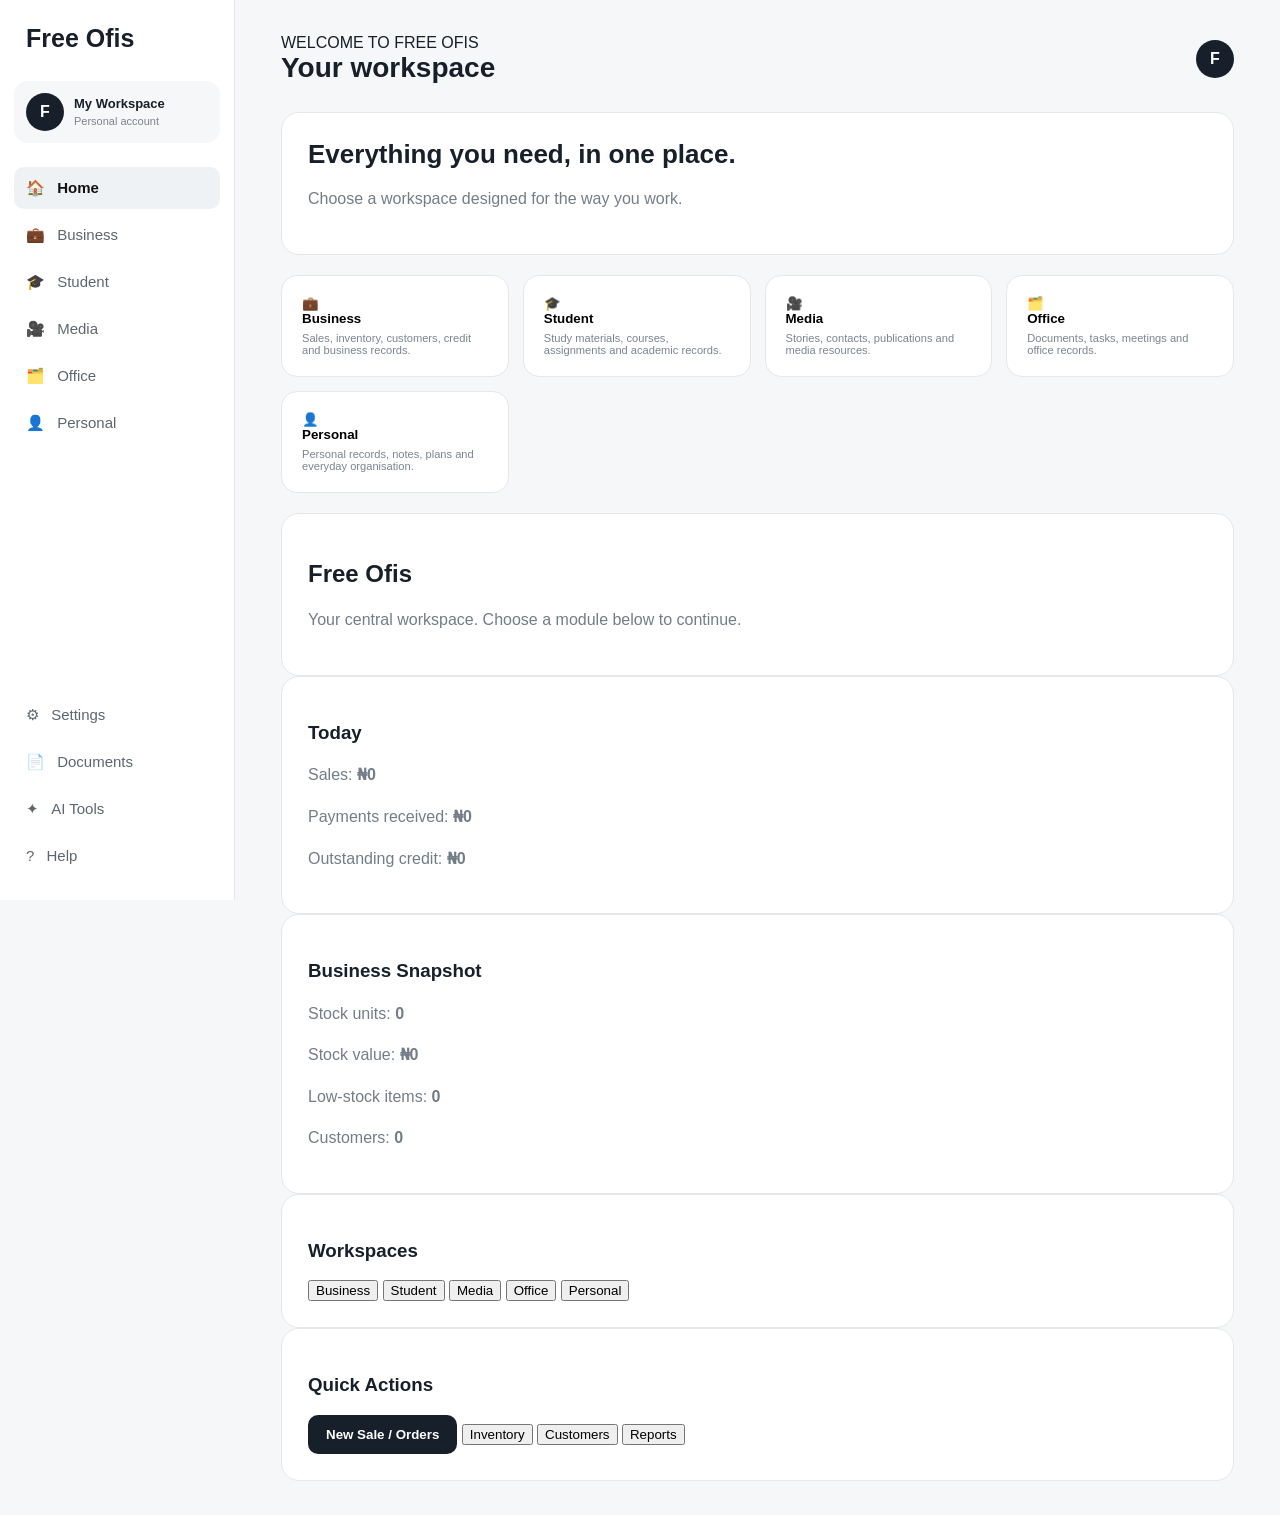
<file: index.html>
<!doctype html>
<html lang="en">
<head>
  <meta charset="utf-8">
  <meta name="viewport" content="width=device-width,initial-scale=1">
  <title>Free Ofis - Workspace</title>
  <link rel="stylesheet" href="styles.css">
</head>

<body>

<aside class="sidebar">

  <div class="brand">Free Ofis</div>

  <div class="profile">
    <div class="avatar">F</div>
    <div>
      <b>My Workspace</b>
      <small>Personal account</small>
    </div>
  </div>

  <nav>

    <button class="nav active" data-section="home">
      🏠 <span>Home</span>
    </button>

    <button class="nav" data-section="business">
      💼 <span>Business</span>
    </button>

    <button class="nav" data-section="student">
      🎓 <span>Student</span>
    </button>

    <button class="nav" data-section="media">
      🎥 <span>Media</span>
    </button>

    <button class="nav" data-section="office">
      🗂️ <span>Office</span>
    </button>

    <button class="nav" data-section="personal">
      👤 <span>Personal</span>
    </button>

  </nav>

  <div class="bottom">

    <button class="nav" data-section="settings">
      ⚙ <span>Settings</span>
    </button>

    <button class="nav" data-section="documents">
      📄 <span>Documents</span>
    </button>

    <button class="nav" data-section="tools">
      ✦ <span>AI Tools</span>
    </button>

    <button class="nav" data-section="help">
      ? <span>Help</span>
    </button>

  </div>

</aside>


<main>

  <header class="topbar">
    <div>
      <div>WELCOME TO FREE OFIS</div>
      <h1 id="title">Your workspace</h1>
    </div>

    <div class="user">F</div>
  </header>


  <section id="home" class="section show">

    <div class="hero">

      <div>
        <h2>Everything you need, in one place.</h2>

        <p>
          Choose a workspace designed for the way you work.
        </p>
      </div>

    </div>


    <div class="quick">

      <button class="card" data-section="business">
        💼
        <b>Business</b>
        <small>
          Sales, inventory, customers, credit and business records.
        </small>
      </button>

      <button class="card" data-section="student">
        🎓
        <b>Student</b>
        <small>
          Study materials, courses, assignments and academic records.
        </small>
      </button>

      <button class="card" data-section="media">
        🎥
        <b>Media</b>
        <small>
          Stories, contacts, publications and media resources.
        </small>
      </button>

      <button class="card" data-section="office">
        🗂️
        <b>Office</b>
        <small>
          Documents, tasks, meetings and office records.
        </small>
      </button>

      <button class="card" data-section="personal">
        👤
        <b>Personal</b>
        <small>
          Personal records, notes, plans and everyday organisation.
        </small>
      </button>

    </div>

  </section>


  <section id="business" class="section">

    <div class="heading">
      <h2>Business</h2>

      <p>
        Manage your business from one workspace.
      </p>
    </div>

  </section>


  <section id="student" class="section">

    <div class="heading">
      <h2>Student</h2>

      <p>
        Tools for studying, organising academic work and managing school records.
      </p>
    </div>

    <div class="quick">

      <button class="card">
        📚
        <b>Courses</b>
        <small>Organise courses and subjects.</small>
      </button>

      <button class="card">
        📝
        <b>Assignments</b>
        <small>Track assignments and deadlines.</small>
      </button>

      <button class="card">
        📖
        <b>Notes</b>
        <small>Store and organise study notes.</small>
      </button>

      <button class="card">
        🗓️
        <b>Timetable</b>
        <small>Manage classes and academic schedules.</small>
      </button>

    </div>

  </section>


  <section id="media" class="section">

    <div class="heading">
      <h2>Media</h2>

      <p>
        A workspace for journalists, bloggers, publishers and media professionals.
      </p>
    </div>

    <div class="quick">

      <button class="card">
        📰
        <b>Stories</b>
        <small>Organise stories and articles.</small>
      </button>

      <button class="card">
        👥
        <b>Contacts</b>
        <small>Manage sources, contacts and contributors.</small>
      </button>

      <button class="card">
        🎥
        <b>Media Assets</b>
        <small>Organise photos, videos and other media.</small>
      </button>

      <button class="card">
        📋
        <b>Publications</b>
        <small>Track published and pending materials.</small>
      </button>

    </div>

  </section>


  <section id="office" class="section">

    <div class="heading">
      <h2>Office</h2>

      <p>
        Organise everyday office work without unnecessary complexity.
      </p>
    </div>

    <div class="quick">

      <button class="card">
        📄
        <b>Documents</b>
        <small>Create and organise office documents.</small>
      </button>

      <button class="card">
        ✅
        <b>Tasks</b>
        <small>Track work that needs to be completed.</small>
      </button>

      <button class="card">
        🗓️
        <b>Meetings</b>
        <small>Keep track of meetings and schedules.</small>
      </button>

      <button class="card">
        📋
        <b>Records</b>
        <small>Maintain important office records.</small>
      </button>

    </div>

  </section>


  <section id="personal" class="section">

    <div class="heading">
      <h2>Personal</h2>

      <p>
        Organise your personal information, plans and everyday records.
      </p>
    </div>

    <div class="quick">

      <button class="card">
        📝
        <b>Notes</b>
        <small>Keep personal notes and ideas.</small>
      </button>

      <button class="card">
        📋
        <b>Records</b>
        <small>Keep useful personal records.</small>
      </button>

      <button class="card">
        🗓️
        <b>Plans</b>
        <small>Organise plans and important dates.</small>
      </button>

    </div>

  </section>


  <section id="records" class="section">
    <div class="heading">
      <h2>Records</h2>
      <p>Business records, sales, expenses and other transactions.</p>
    </div>
  </section>


  <section id="inventory" class="section">

    <div class="heading">
      <h2>Inventory</h2>
      <p>Keep track of products and supplies.</p>
    </div>

  </section>


  <section id="documents" class="section">

    <div class="heading">
      <h2>Documents</h2>
      <p>Create, store and organise your documents.</p>
    </div>

  </section>


  <section id="tools" class="section">

    <div class="heading">
      <h2>AI Tools</h2>
      <p>Tools designed to simplify everyday work.</p>
    </div>

  </section>


  <section id="settings" class="section">

    <div class="heading">
      <h2>Settings</h2>
      <p>Manage your Free Ofis workspace.</p>
    </div>

  </section>


  <section id="help" class="section">

    <div class="heading">
      <h2>Help</h2>
      <p>Get help using Free Ofis.</p>
    </div>

  </section>


</main>

<script src="v3-snapshot-export.js"></script>
<script src="app.js"></script>

</body>
</html>
</file>
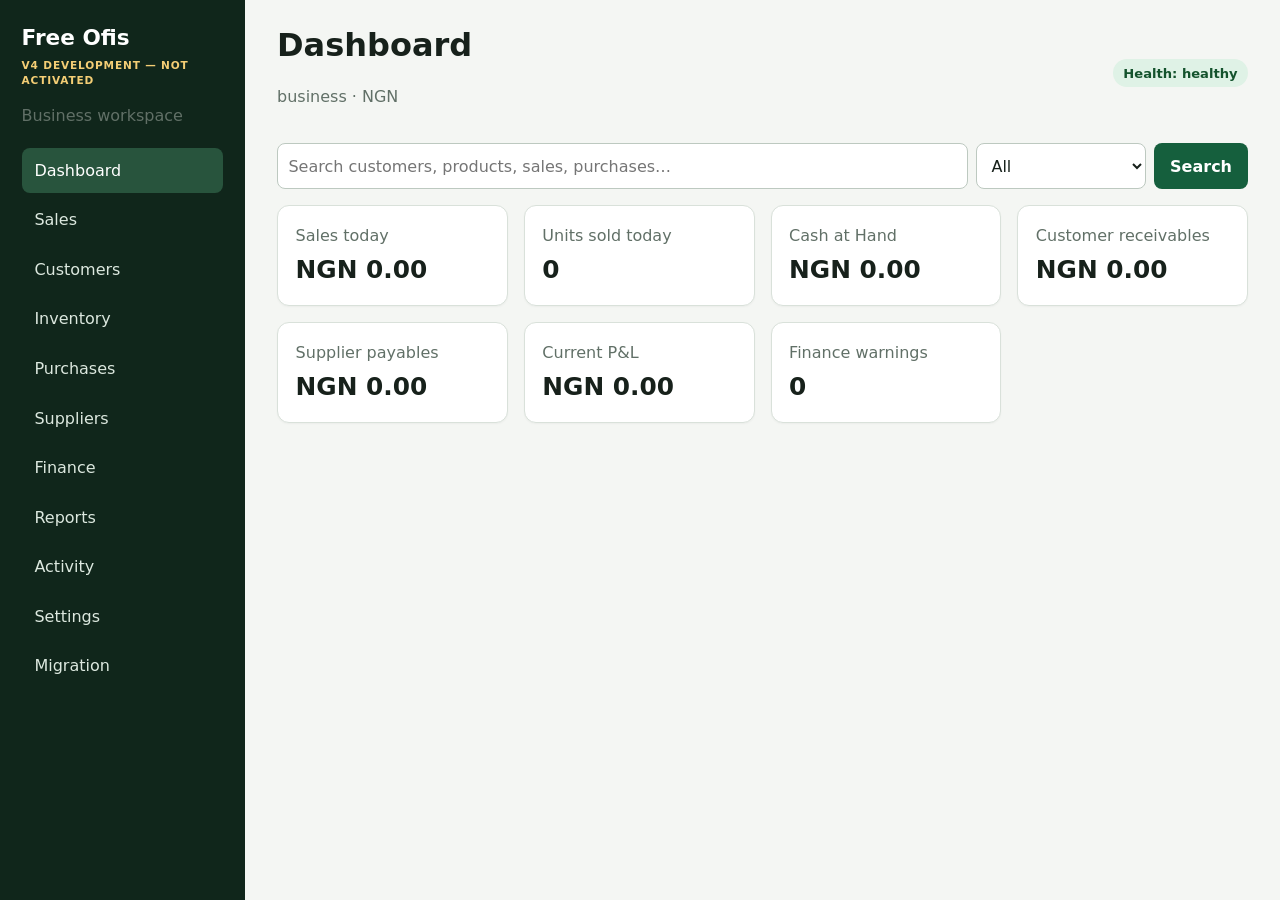
<file: v4/app/index.html>
<!doctype html><html lang="en"><head><meta charset="utf-8"><meta name="viewport" content="width=device-width,initial-scale=1"><title>Free Ofis V4 Development</title><link rel="stylesheet" href="./styles.css"></head><body><div id="app"><p>Loading Free Ofis V4 Development…</p></div><script type="module" src="./main.mjs"></script></body></html>
</file>
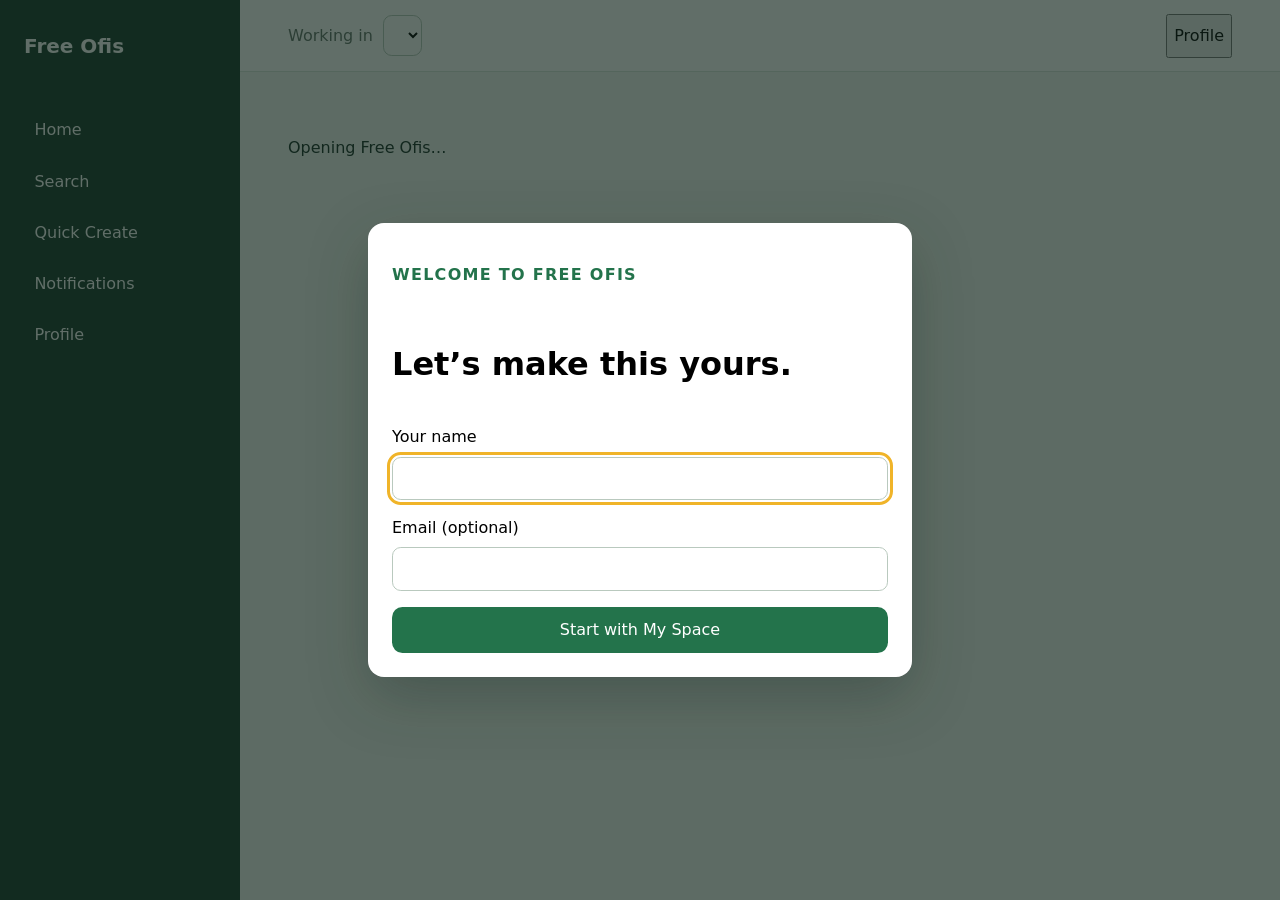
<file: v5/app/index.html>
<!doctype html><html lang="en"><head><meta charset="utf-8"><meta name="viewport" content="width=device-width,initial-scale=1"><meta name="theme-color" content="#173c2c"><title>Free Ofis</title><link rel="stylesheet" href="./styles.css"></head><body><a class="skip" href="#content">Skip to content</a><div class="app-shell"><aside class="rail" aria-label="Primary"><a class="brand" href="#home">Free Ofis</a><nav><a href="#home">Home</a><button data-open="search">Search</button><button data-open="create">Quick Create</button><button data-open="notifications">Notifications <span id="unread"></span></button><button data-open="profile">Profile</button></nav></aside><header class="topbar"><a class="brand" href="#home">Free Ofis</a><label>Working in <select id="context" aria-label="Current account or organisation"></select></label><button data-open="profile">Profile</button></header><main id="content" tabindex="-1"><p role="status" id="status">Opening Free Ofis…</p></main><nav class="bottom-nav" aria-label="Mobile navigation"><a href="#home">Home</a><button data-open="search">Search</button><button class="create" data-open="create" aria-label="Quick Create">+</button><button data-open="notifications">Alerts</button><button data-open="profile">Profile</button></nav></div><dialog id="panel"><button class="dialog-close" aria-label="Close">×</button><div id="panel-content"></div></dialog><dialog id="welcome"><form method="dialog" id="welcome-form"><p class="eyebrow">Welcome to Free Ofis</p><h1>Let’s make this yours.</h1><label>Your name<input name="displayName" required autocomplete="name"></label><label>Email (optional)<input name="email" type="email" autocomplete="email"></label><button class="primary" value="start">Start with My Space</button></form></dialog><script type="module" src="./main.mjs"></script></body></html>
</file>
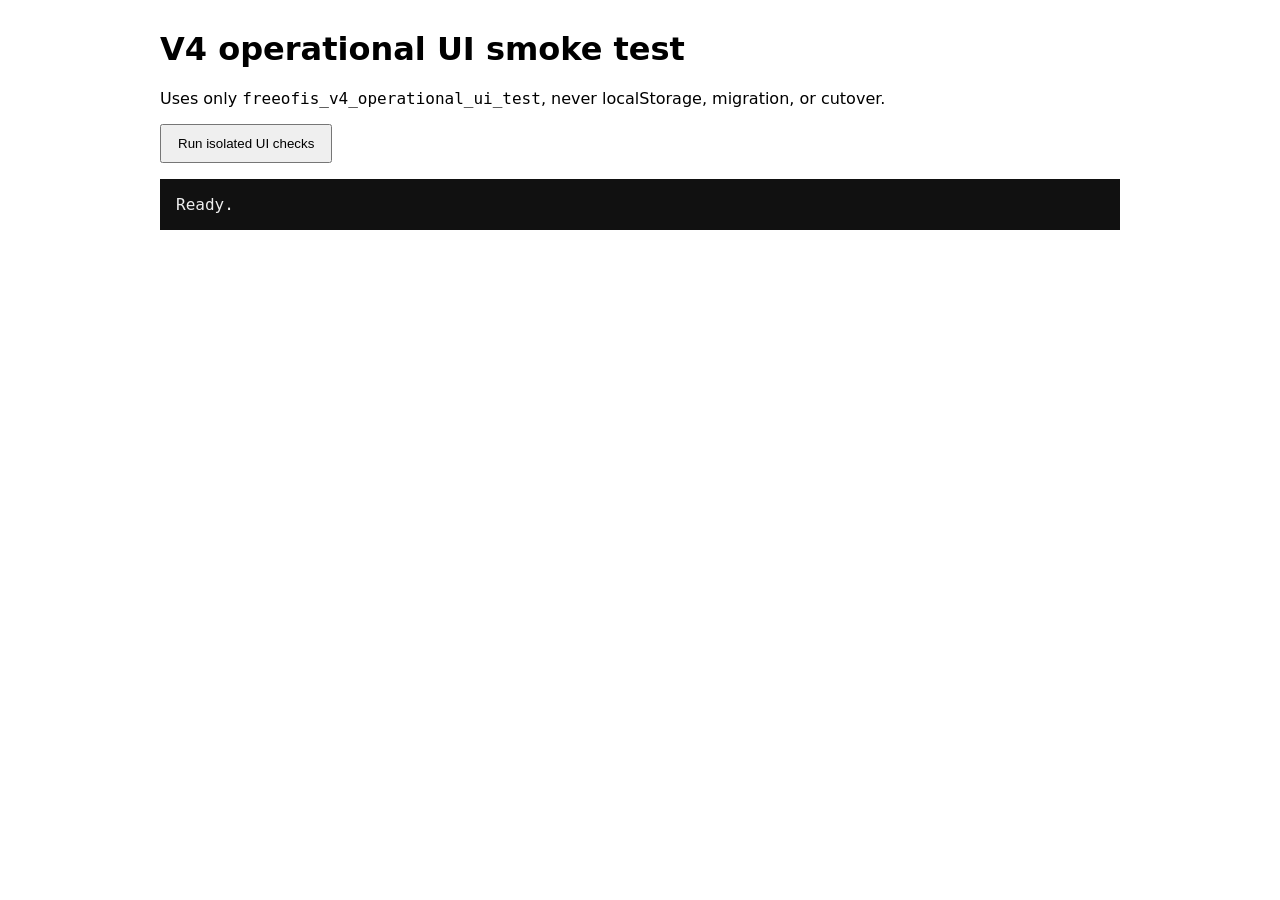
<file: tests/browser/v4-operational-ui-smoke.html>
<!doctype html><html lang="en"><head><meta charset="utf-8"><meta name="viewport" content="width=device-width"><title>Free Ofis V4 Operational UI Smoke Test</title><style>body{font:16px system-ui;max-width:960px;margin:30px auto;padding:0 20px}button{padding:10px 16px}iframe{width:100%;height:540px;border:1px solid #bbb;margin-top:16px}pre{white-space:pre-wrap;background:#111;color:#eee;padding:16px}</style></head><body><h1>V4 operational UI smoke test</h1><p>Uses only <code>freeofis_v4_operational_ui_test</code>, never localStorage, migration, or cutover.</p><button id="run">Run isolated UI checks</button><pre id="output">Ready.</pre><div id="frame"></div><script type="module" src="./v4-operational-ui-smoke.mjs"></script></body></html>
</file>
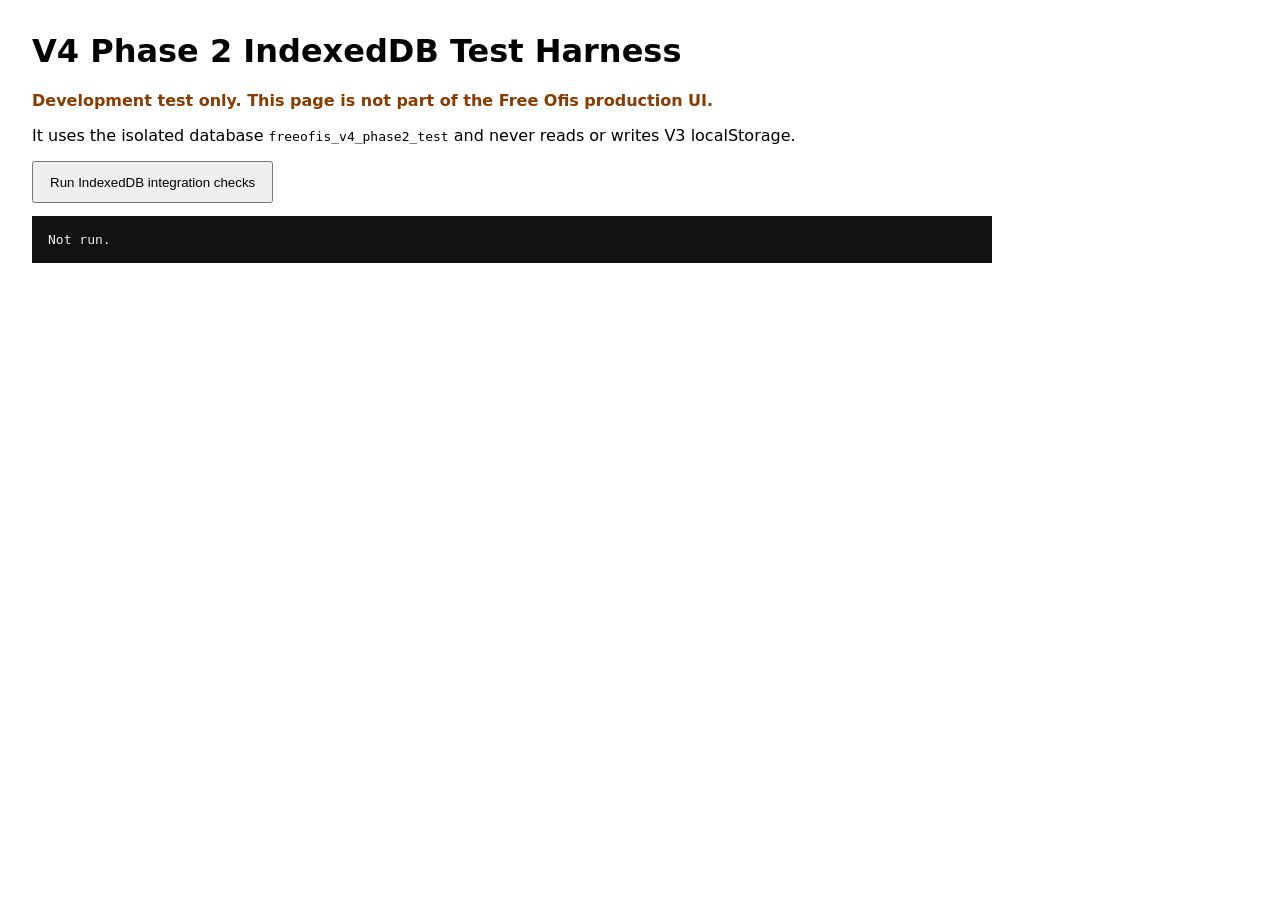
<file: tests/browser/v4-phase2-indexeddb.html>
<!doctype html>
<html lang="en">
<head>
  <meta charset="utf-8">
  <meta name="viewport" content="width=device-width, initial-scale=1">
  <title>Free Ofis V4 Phase 2 IndexedDB Test Harness</title>
  <style>
    body { font-family: system-ui, sans-serif; margin: 2rem; max-width: 60rem; }
    button { padding: .7rem 1rem; }
    pre { background: #111; color: #eee; padding: 1rem; white-space: pre-wrap; }
    .warning { color: #8a3b00; font-weight: 700; }
  </style>
</head>
<body>
  <h1>V4 Phase 2 IndexedDB Test Harness</h1>
  <p class="warning">Development test only. This page is not part of the Free Ofis production UI.</p>
  <p>It uses the isolated database <code>freeofis_v4_phase2_test</code> and never reads or writes V3 localStorage.</p>
  <button id="run" type="button">Run IndexedDB integration checks</button>
  <pre id="output">Not run.</pre>
  <script type="module" src="./v4-phase2-indexeddb.mjs"></script>
</body>
</html>
</file>
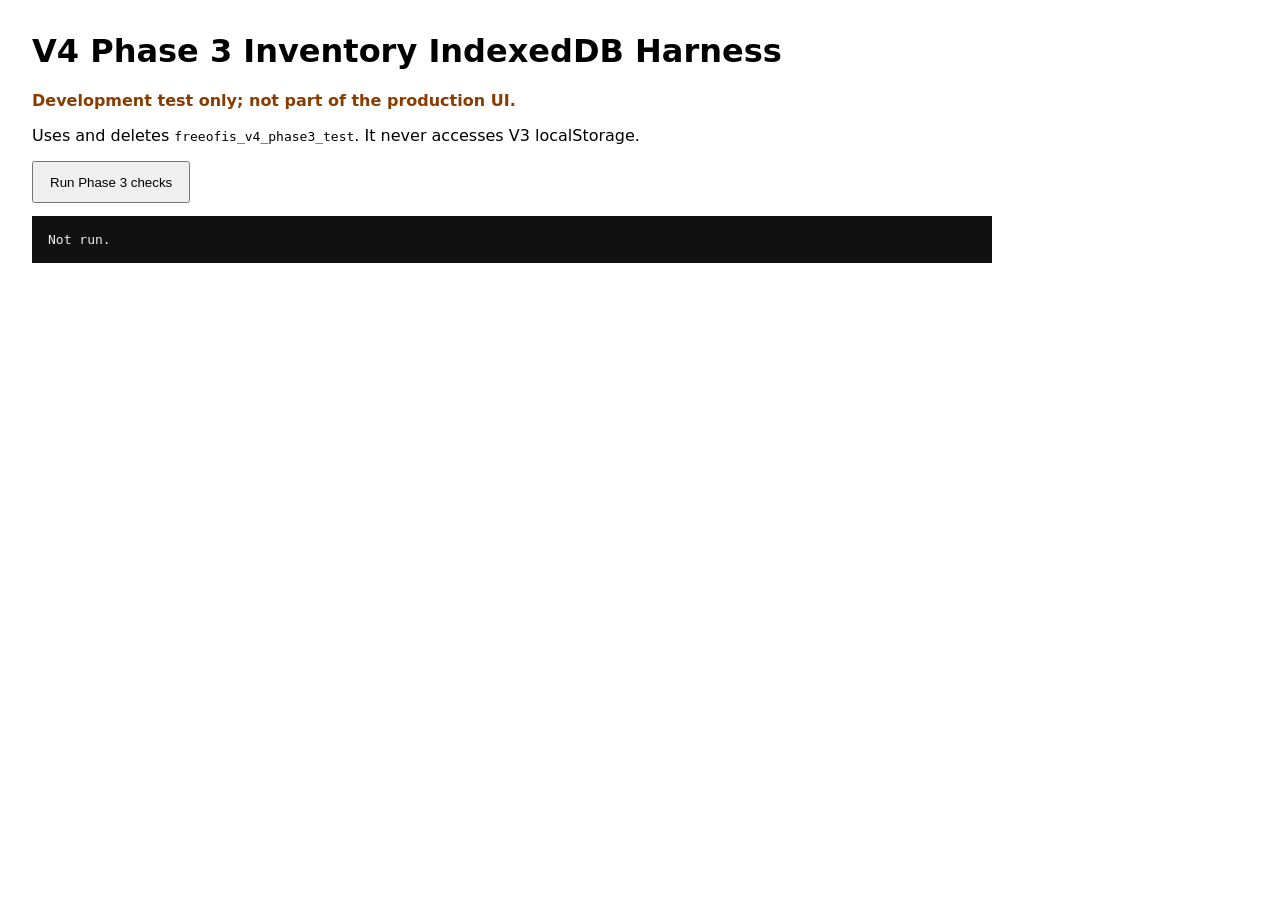
<file: tests/browser/v4-phase3-indexeddb.html>
<!doctype html><html lang="en"><head><meta charset="utf-8"><meta name="viewport" content="width=device-width,initial-scale=1"><title>Free Ofis V4 Phase 3 Inventory Harness</title><style>body{font-family:system-ui;margin:2rem;max-width:60rem}button{padding:.7rem 1rem}pre{background:#111;color:#eee;padding:1rem;white-space:pre-wrap}.warning{color:#8a3b00;font-weight:700}</style></head><body>
<h1>V4 Phase 3 Inventory IndexedDB Harness</h1><p class="warning">Development test only; not part of the production UI.</p><p>Uses and deletes <code>freeofis_v4_phase3_test</code>. It never accesses V3 localStorage.</p><button id="run" type="button">Run Phase 3 checks</button><pre id="output">Not run.</pre><script type="module" src="./v4-phase3-indexeddb.mjs"></script></body></html>
</file>
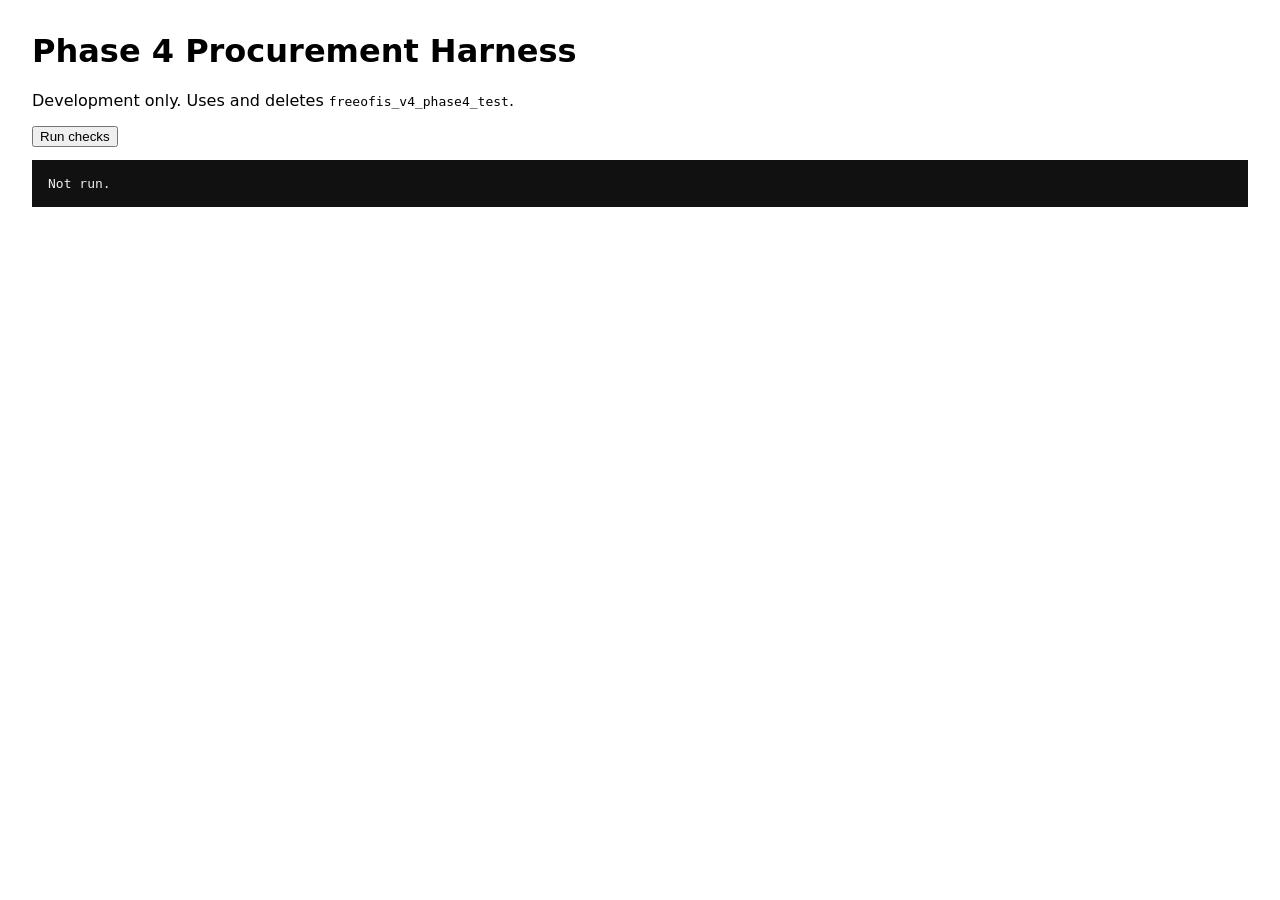
<file: tests/browser/v4-phase4-indexeddb.html>
<!doctype html><html lang="en"><head><meta charset="utf-8"><title>Free Ofis V4 Phase 4 Harness</title><style>body{font-family:system-ui;margin:2rem}pre{background:#111;color:#eee;padding:1rem}</style></head><body><h1>Phase 4 Procurement Harness</h1><p>Development only. Uses and deletes <code>freeofis_v4_phase4_test</code>.</p><button id="run">Run checks</button><pre id="output">Not run.</pre><script type="module" src="./v4-phase4-indexeddb.mjs"></script></body></html>
</file>
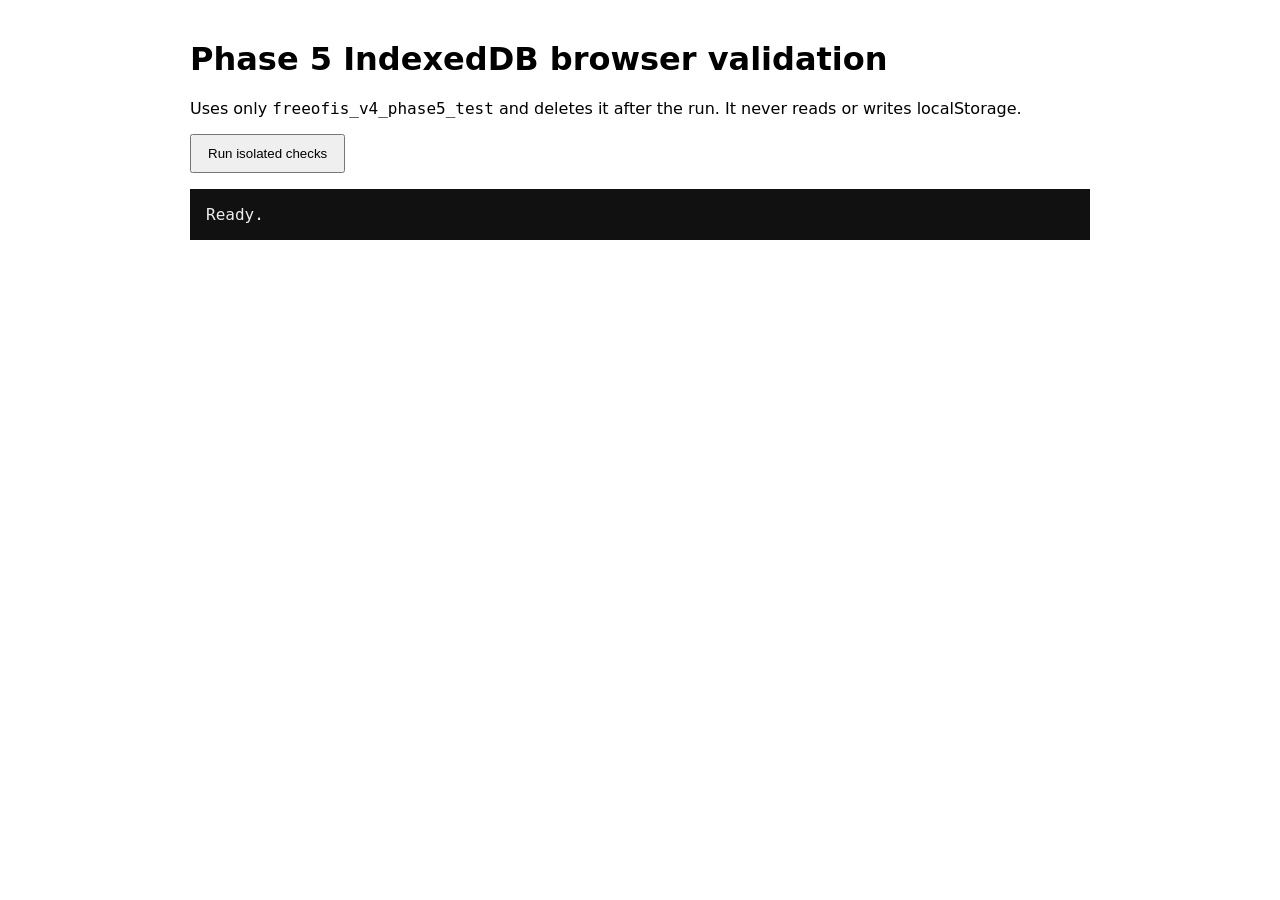
<file: tests/browser/v4-phase5-indexeddb.html>
<!doctype html>
<html lang="en"><head><meta charset="utf-8"><meta name="viewport" content="width=device-width"><title>Free Ofis V4 Phase 5 IndexedDB Test</title><style>body{font:16px system-ui;max-width:900px;margin:40px auto;padding:0 20px}button{padding:10px 16px}pre{white-space:pre-wrap;background:#111;color:#eee;padding:16px}</style></head><body>
<h1>Phase 5 IndexedDB browser validation</h1><p>Uses only <code>freeofis_v4_phase5_test</code> and deletes it after the run. It never reads or writes localStorage.</p><button id="run">Run isolated checks</button><pre id="output">Ready.</pre><script type="module" src="./v4-phase5-indexeddb.mjs"></script>
</body></html>
</file>
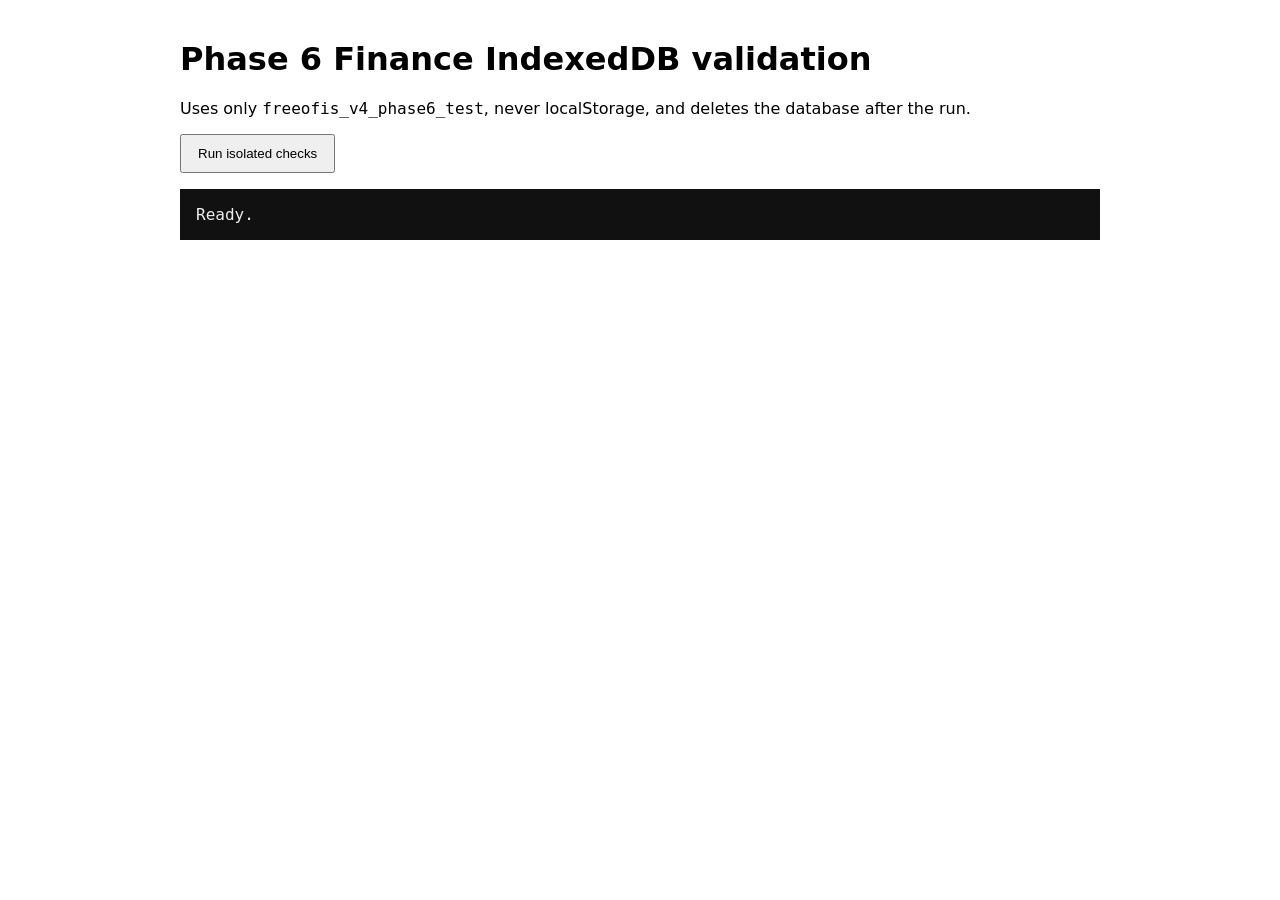
<file: tests/browser/v4-phase6-indexeddb.html>
<!doctype html><html lang="en"><head><meta charset="utf-8"><meta name="viewport" content="width=device-width"><title>Free Ofis V4 Phase 6 IndexedDB Test</title><style>body{font:16px system-ui;max-width:920px;margin:40px auto;padding:0 20px}button{padding:10px 16px}pre{white-space:pre-wrap;background:#111;color:#eee;padding:16px}</style></head><body><h1>Phase 6 Finance IndexedDB validation</h1><p>Uses only <code>freeofis_v4_phase6_test</code>, never localStorage, and deletes the database after the run.</p><button id="run">Run isolated checks</button><pre id="output">Ready.</pre><script type="module" src="./v4-phase6-indexeddb.mjs"></script></body></html>
</file>
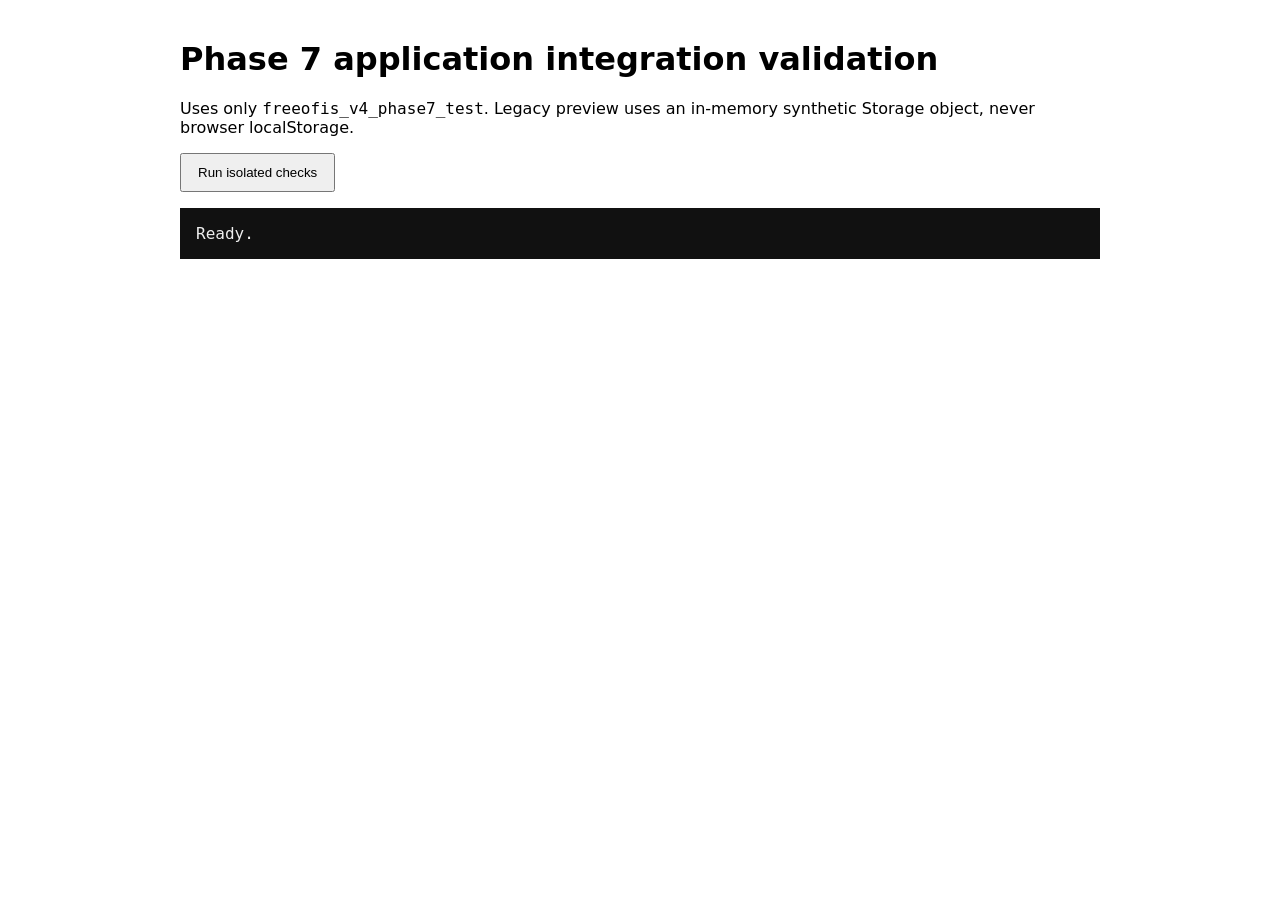
<file: tests/browser/v4-phase7-application.html>
<!doctype html><html lang="en"><head><meta charset="utf-8"><meta name="viewport" content="width=device-width"><title>Free Ofis V4 Phase 7 Application Test</title><style>body{font:16px system-ui;max-width:920px;margin:40px auto;padding:0 20px}button{padding:10px 16px}pre{white-space:pre-wrap;background:#111;color:#eee;padding:16px}</style></head><body><h1>Phase 7 application integration validation</h1><p>Uses only <code>freeofis_v4_phase7_test</code>. Legacy preview uses an in-memory synthetic Storage object, never browser localStorage.</p><button id="run">Run isolated checks</button><pre id="output">Ready.</pre><script type="module" src="./v4-phase7-application.mjs"></script></body></html>
</file>
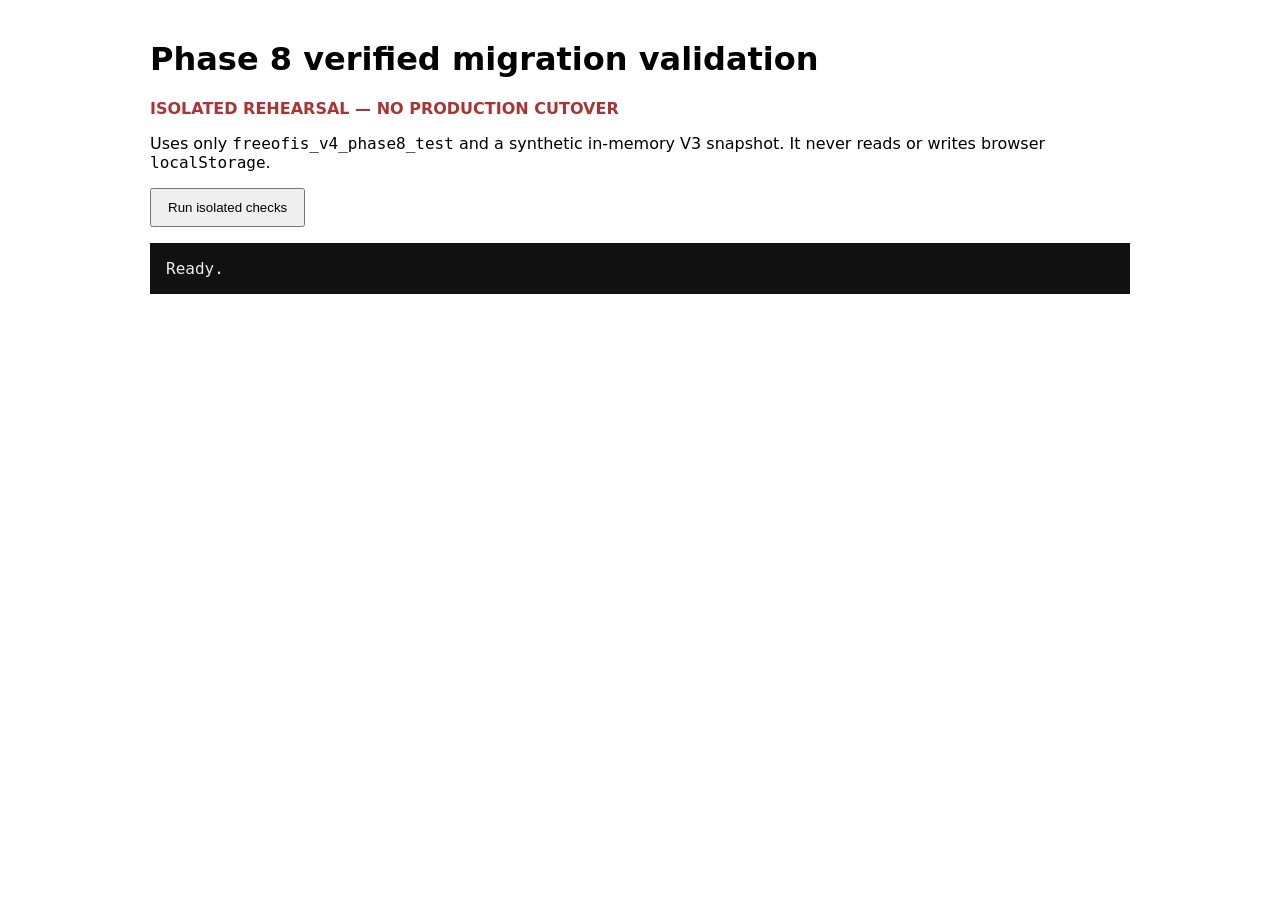
<file: tests/browser/v4-phase8-migration.html>
<!doctype html><html lang="en"><head><meta charset="utf-8"><meta name="viewport" content="width=device-width"><title>Free Ofis V4 Phase 8 Migration Test</title><style>body{font:16px system-ui;max-width:980px;margin:40px auto;padding:0 20px}button{padding:10px 16px}pre{white-space:pre-wrap;background:#111;color:#eee;padding:16px}.warning{color:#a33}</style></head><body><h1>Phase 8 verified migration validation</h1><p class="warning"><strong>ISOLATED REHEARSAL — NO PRODUCTION CUTOVER</strong></p><p>Uses only <code>freeofis_v4_phase8_test</code> and a synthetic in-memory V3 snapshot. It never reads or writes browser <code>localStorage</code>.</p><button id="run">Run isolated checks</button><pre id="output">Ready.</pre><script type="module" src="./v4-phase8-migration.mjs"></script></body></html>
</file>
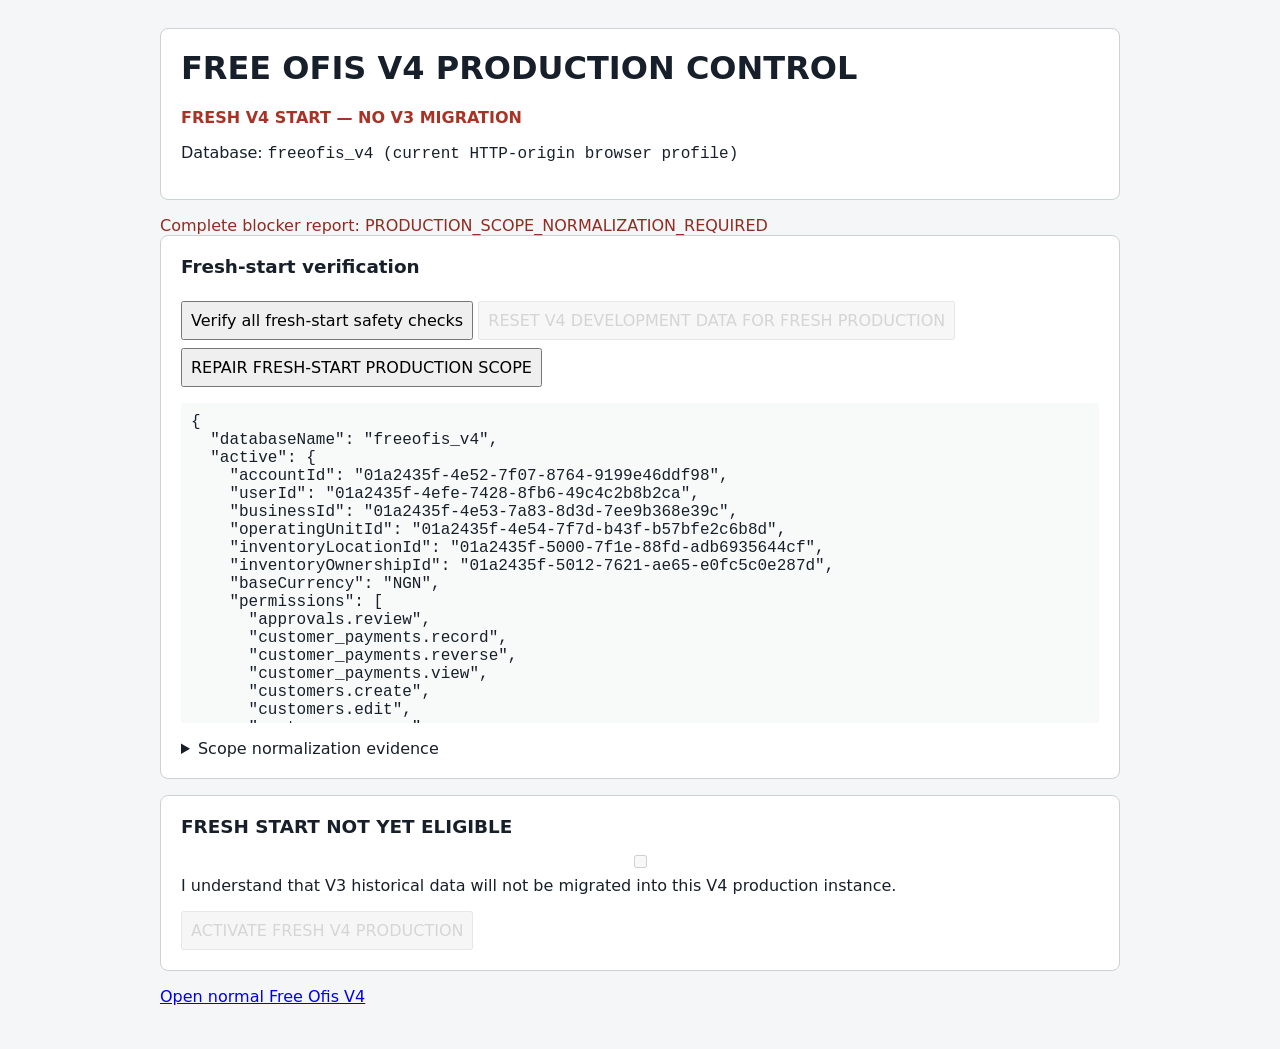
<file: v4/migration/production-cutover.html>
<!doctype html>
<html lang="en">
<head>
  <meta charset="utf-8">
  <meta name="viewport" content="width=device-width">
  <title>Free Ofis V4 Fresh Production Activation</title>
  <link rel="stylesheet" href="./rehearsal.css">
</head>
<body>
<main>
  <header>
    <h1>FREE OFIS V4 PRODUCTION CONTROL</h1>
    <strong>FRESH V4 START — NO V3 MIGRATION</strong>
    <p>Database: <code id="database"></code></p>
  </header>
  <div id="message" role="status"></div>
  <section>
    <h2>Fresh-start verification</h2>
    <button id="fresh-inspect">Verify all fresh-start safety checks</button>
    <button id="fresh-reset" disabled>RESET V4 DEVELOPMENT DATA FOR FRESH PRODUCTION</button>
    <button id="fresh-repair" disabled>REPAIR FRESH-START PRODUCTION SCOPE</button>
    <pre id="fresh-summary"></pre>
    <details><summary>Scope normalization evidence</summary><h3>Before</h3><pre id="scope-before"></pre><h3>After</h3><pre id="scope-after"></pre></details>
  </section>
  <section>
    <h2 id="fresh-result"></h2>
    <label><input id="fresh-understanding" type="checkbox" disabled> I understand that V3 historical data will not be migrated into this V4 production instance.</label>
    <button id="fresh-activate" disabled>ACTIVATE FRESH V4 PRODUCTION</button>
  </section>
  <p><a id="v4-link" href="../app/">Open normal Free Ofis V4</a></p>
</main>
<script type="module" src="./production-cutover-ui.mjs"></script>
</body>
</html>
</file>
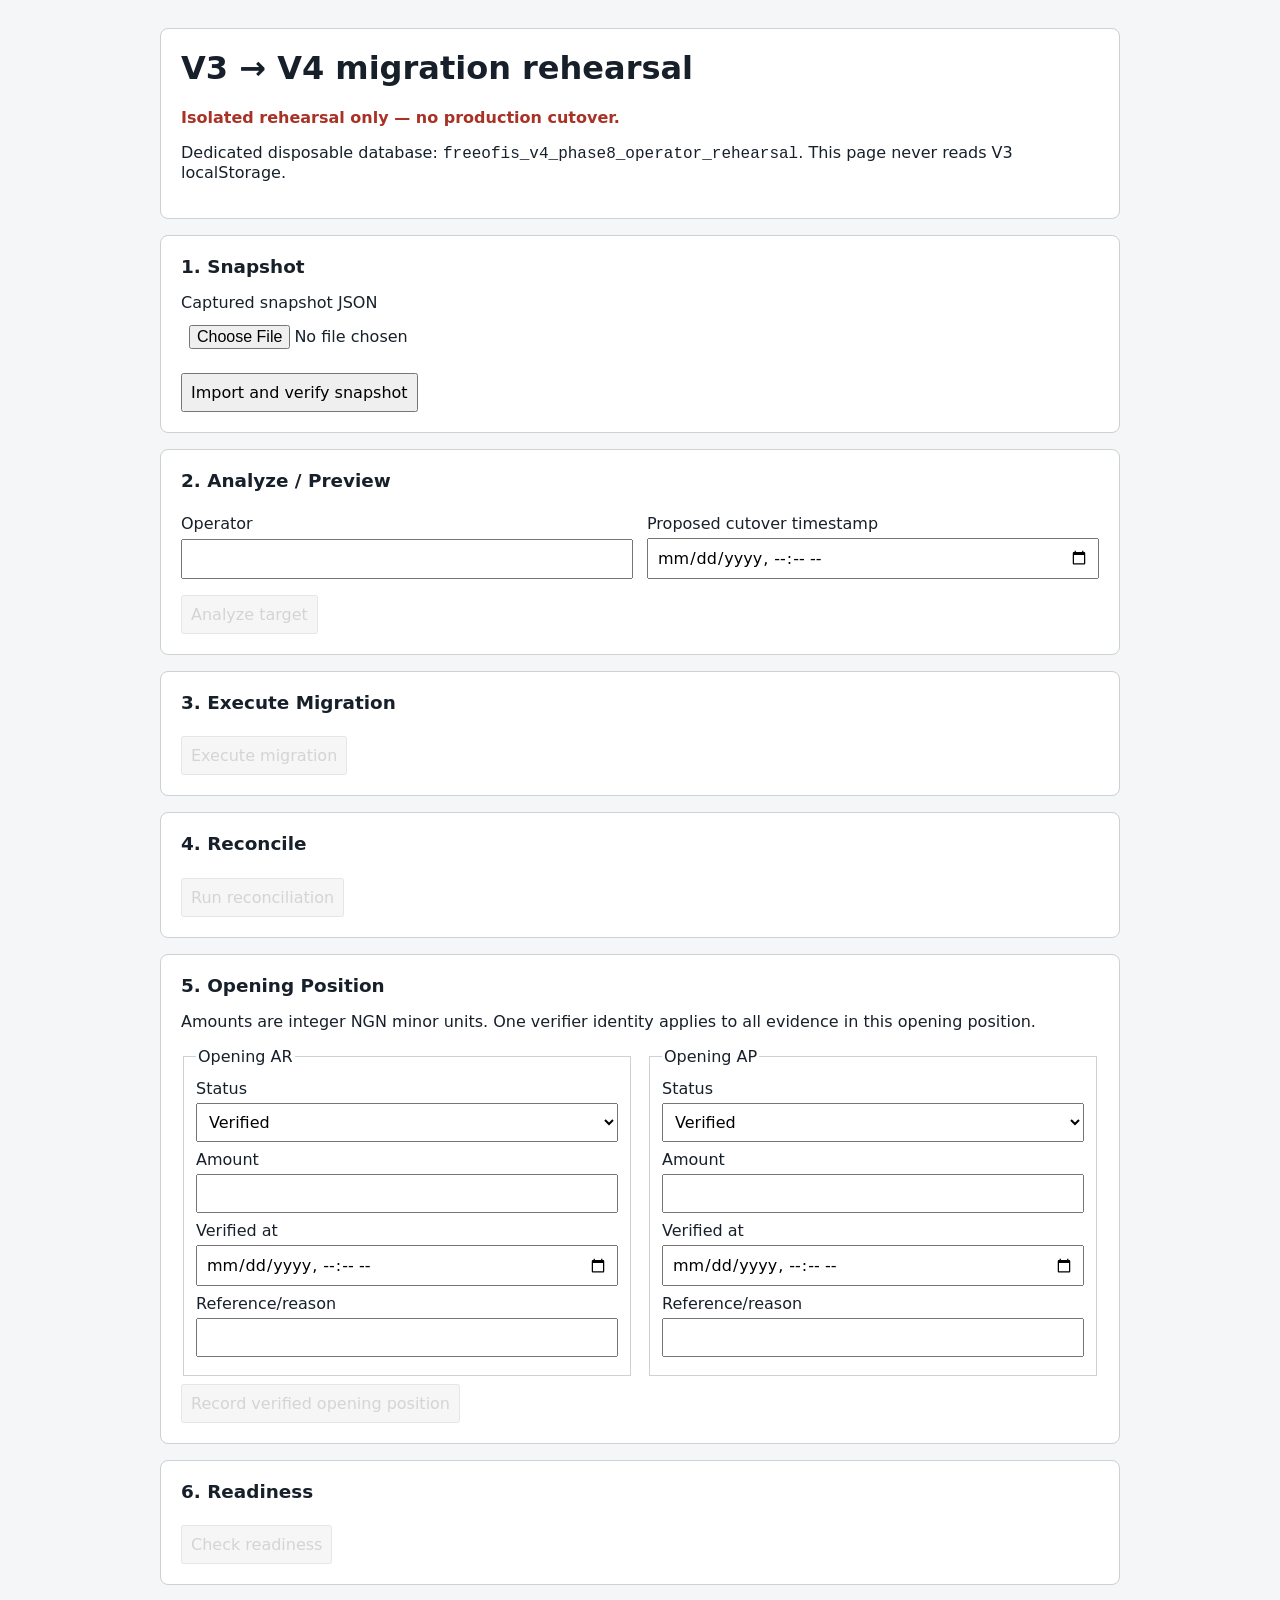
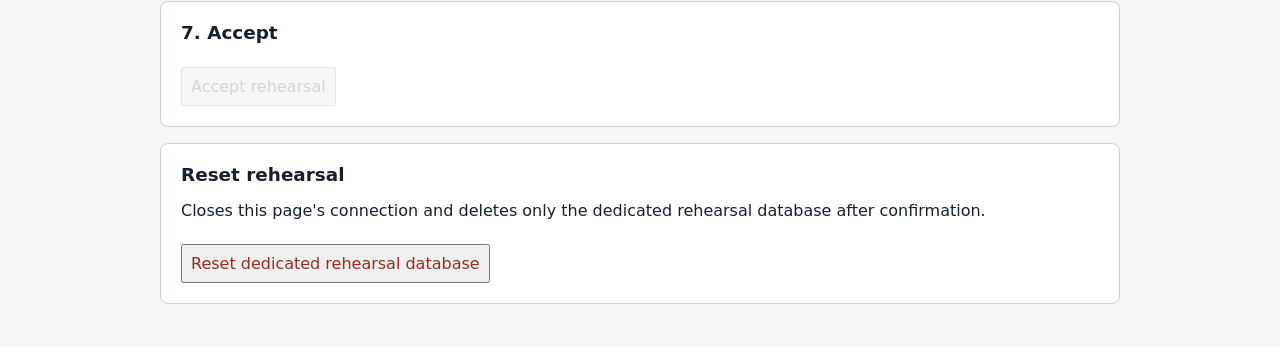
<file: v4/migration/rehearsal.html>
<!doctype html><html lang="en"><head><meta charset="utf-8"><meta name="viewport" content="width=device-width"><title>Free Ofis V4 Isolated Migration Rehearsal</title><link rel="stylesheet" href="./rehearsal.css"></head><body><main><header><h1>V3 → V4 migration rehearsal</h1><strong>Isolated rehearsal only — no production cutover.</strong><p>Dedicated disposable database: <code>freeofis_v4_phase8_operator_rehearsal</code>. This page never reads V3 localStorage.</p></header><div id="message" role="status"></div>
<section><h2>1. Snapshot</h2><label>Captured snapshot JSON <input id="snapshot-file" type="file" accept=".json,application/json"></label><button id="import">Import and verify snapshot</button><div id="snapshot-result"></div></section>
<section><h2>2. Analyze / Preview</h2><div class="grid"><label>Operator <input id="operator" autocomplete="off"></label><label>Proposed cutover timestamp <input id="cutover-at" type="datetime-local"></label></div><button id="analyze" disabled>Analyze target</button><div id="run-result"></div></section>
<section><h2>3. Execute Migration</h2><button id="execute" disabled>Execute migration</button></section>
<section><h2>4. Reconcile</h2><button id="reconcile" disabled>Run reconciliation</button><div id="reconciliation-result"></div></section>
<section><h2>5. Opening Position</h2><p>Amounts are integer NGN minor units. One verifier identity applies to all evidence in this opening position.</p><div id="balance-fields"></div><div class="grid"><fieldset><legend>Opening AR</legend><label>Status <select id="ar-status"><option value="verified">Verified</option><option value="not_applicable">Not applicable</option><option value="unresolved">Unresolved</option></select></label><label>Amount <input id="ar-amount" type="number" step="1"></label><label>Verified at <input id="ar-at" type="datetime-local"></label><label>Reference/reason <input id="ar-reference"></label></fieldset><fieldset><legend>Opening AP</legend><label>Status <select id="ap-status"><option value="verified">Verified</option><option value="not_applicable">Not applicable</option><option value="unresolved">Unresolved</option></select></label><label>Amount <input id="ap-amount" type="number" step="1"></label><label>Verified at <input id="ap-at" type="datetime-local"></label><label>Reference/reason <input id="ap-reference"></label></fieldset></div><button id="opening" disabled>Record verified opening position</button></section>
<section><h2>6. Readiness</h2><button id="readiness" disabled>Check readiness</button><div id="readiness-result"></div></section>
<section><h2>7. Accept</h2><div id="warning-acceptance"></div><button id="accept" disabled>Accept rehearsal</button><div id="accept-result"></div></section>
<section><h2>Reset rehearsal</h2><p>Closes this page's connection and deletes only the dedicated rehearsal database after confirmation.</p><button id="reset" class="danger">Reset dedicated rehearsal database</button></section>
</main><script type="module" src="./rehearsal-ui.mjs"></script></body></html>
</file>
<file: styles.css>
*{box-sizing:border-box}body{margin:0;font-family:Arial,sans-serif;background:#f6f7f9;color:#17202a;min-height:100vh}.sidebar{position:fixed;inset:0 auto 0 0;width:235px;background:#fff;border-right:1px solid #e5e7eb;padding:24px 14px;display:flex;flex-direction:column}.brand{font-size:25px;font-weight:800;padding:0 12px 28px}.profile{display:flex;gap:10px;align-items:center;background:#f6f7f9;border-radius:14px;padding:12px;margin-bottom:24px}.avatar,.user{width:38px;height:38px;border-radius:50%;background:#17202a;color:#fff;display:grid;place-items:center;font-weight:700}.profile b{display:block;font-size:13px}.profile small{color:#7b8490;font-size:11px}.sidebar nav,.bottom{display:flex;flex-direction:column;gap:5px}.bottom{margin-top:auto}.nav{border:0;background:transparent;text-align:left;padding:12px;border-radius:10px;color:#5d6670;font-size:15px;cursor:pointer}.nav span{margin-left:8px}.nav:hover,.nav.active{background:#eef2f4;color:#111;font-weight:600}main{margin-left:235px;padding:34px 46px}.topbar{display:flex;justify-content:space-between;align-items:center;margin-bottom:28px}.topbar p{font-size:11px;letter-spacing:1.5px;color:#8a929b;margin:0 0 6px}.topbar h1{margin:0;font-size:28px}.hero,.panel,.empty,.feature{background:#fff;border:1px solid #e5e7eb;border-radius:18px;padding:26px}.hero{display:flex;justify-content:space-between;align-items:center;gap:20px}.hero h2{margin:0 0 8px;font-size:26px}.hero p,.panel p,.heading p,.empty p,.feature p{color:#737d87;line-height:1.6}.primary,.secondary{border:0;border-radius:10px;padding:12px 18px;font-weight:700;cursor:pointer}.primary{background:#17202a;color:white}.secondary{background:#eef2f4;color:#17202a}.quick,.stats,.twocol{display:grid;gap:14px;margin:20px 0}.quick{grid-template-columns:repeat(4,1fr)}.stats{grid-template-columns:repeat(4,1fr);margin:18px 0 0}.card{background:#fff;border:1px solid #e5e7eb;border-radius:16px;padding:20px;text-align:left;cursor:pointer}.card i{display:block;font-size:24px;margin-bottom:14px}.card b,.card small{display:block}.card small{color:#7b8490;margin-top:6px}.stats div{background:#f7f8f9;border-radius:12px;padding:18px}.stats small{color:#7b8490}.stats strong{display:block;font-size:25px;margin-top:8px}.section{display:none}.section.show{display:block}.heading{margin-bottom:20px}.heading h2{font-size:25px;margin:0 0 6px}.empty{text-align:center;max-width:720px}.big{font-size:38px;margin-bottom:10px}.twocol{grid-template-columns:repeat(2,1fr)}.feature{min-height:230px}@media(max-width:850px){.sidebar{width:76px}.brand{font-size:0}.brand:after{content:'F';font-size:25px}.profile div:last-child,.nav span{display:none}main{margin-left:76px;padding:24px}.quick,.stats,.twocol{grid-template-columns:repeat(2,1fr)}}@media(max-width:550px){.quick,.stats,.twocol{grid-template-columns:1fr}.hero{display:block}.hero .primary{margin-top:15px}}
</file>
<file: v4/app/styles.css>
:root{font-family:Inter,ui-sans-serif,system-ui,sans-serif;color:#17211b;background:#f4f6f3;line-height:1.45;color-scheme:light;--green:#155f3d;--green-dark:#0c3f28;--line:#d9e1da;--muted:#617067;--danger:#a32f2f}*{box-sizing:border-box}body{margin:0}button,input,select{font:inherit}button{border:0;border-radius:8px;background:var(--green);color:#fff;padding:.68rem 1rem;font-weight:700;cursor:pointer}button:hover:not(:disabled){background:var(--green-dark)}button:disabled{opacity:.48;cursor:not-allowed}.secondary,.quiet{background:#e8efe9;color:var(--green-dark)}.danger{color:var(--danger)}.shell{min-height:100vh;display:grid;grid-template-columns:245px minmax(0,1fr)}.nav{background:#10261b;color:#fff;padding:1.35rem;position:sticky;top:0;height:100vh;overflow:auto}.brand{font-size:1.35rem;font-weight:800}.dev{display:block;color:#f4ce75;font-size:.66rem;letter-spacing:.08em;margin-top:.3rem}.nav nav{display:grid;gap:.25rem;margin-top:1.25rem}.nav a{color:#dce8df;text-decoration:none;padding:.7rem .8rem;border-radius:8px;text-transform:capitalize}.nav a:hover,.nav a[aria-current=page]{background:#28543d;color:#fff}.main{padding:1.4rem 2rem;min-width:0}.top{display:flex;align-items:center;justify-content:space-between;gap:1rem;margin-bottom:1.2rem}.top h1{margin:0;text-transform:capitalize}.menu{display:none;margin-right:.6rem;padding:.45rem .65rem}.health,.pill{display:inline-flex;align-items:center;border-radius:999px;background:#dff2e6;color:#14532d;padding:.3rem .65rem;font-size:.82rem;font-weight:700;white-space:nowrap}.warning,.pill.negative,.pill.out_of_stock{background:#fff2d6;color:#7b4e00}.muted,.hint,small{color:var(--muted)}.cards{display:grid;grid-template-columns:repeat(auto-fit,minmax(190px,1fr));gap:1rem;margin-bottom:1rem}.card,.panel{background:#fff;border:1px solid var(--line);border-radius:12px;box-shadow:0 1px 2px #10261b0a}.card{padding:1.1rem}.metric{font-size:1.55rem;font-weight:800;margin-top:.3rem;overflow-wrap:anywhere}.panel{padding:1.15rem;margin-bottom:1rem}.section-head{display:flex;justify-content:space-between;align-items:center}.panel h2{font-size:1.05rem;margin:0 0 1rem}.form-grid{display:grid;grid-template-columns:repeat(auto-fit,minmax(180px,1fr));gap:.9rem;align-items:end}.form-grid button{height:43px}label{display:grid;gap:.35rem;font-size:.86rem;font-weight:700}input,select{width:100%;border:1px solid #bdc9c0;border-radius:8px;background:#fff;padding:.65rem;color:#17211b;min-height:42px}input:focus,select:focus,a:focus,button:focus{outline:3px solid #8dc9a8;outline-offset:2px}.line-list{display:grid;gap:.75rem;margin:1rem 0}.line-item{display:grid;grid-template-columns:minmax(180px,2fr) minmax(90px,.7fr) minmax(120px,1fr) auto auto;gap:.7rem;align-items:end;border-top:1px solid var(--line);padding-top:.8rem}.sale-total{display:flex;justify-content:space-between;align-items:center;margin:1rem 0}.table-wrap{overflow:auto}table{width:100%;border-collapse:collapse;font-size:.9rem}th,td{text-align:left;border-bottom:1px solid var(--line);padding:.75rem;vertical-align:top}th{color:#45534a;font-size:.78rem;text-transform:uppercase;letter-spacing:.03em}.empty{padding:1.5rem;text-align:center;color:var(--muted);background:#f8faf8;border-radius:8px}.notice,.error{padding:.8rem 1rem;border-radius:8px;margin-bottom:1rem}.notice{background:#dff2e6;color:#14532d}.error{background:#fde4e4;color:#842626}.event{display:grid;grid-template-columns:minmax(220px,2fr) minmax(140px,1fr) minmax(180px,1fr);gap:1rem;padding:.85rem 0;border-bottom:1px solid var(--line)}details summary{cursor:pointer;color:var(--green);font-weight:700}code{font-size:.78rem;overflow-wrap:anywhere}.details{display:grid;grid-template-columns:repeat(auto-fit,minmax(180px,1fr));gap:1rem}.details div{background:#f5f8f5;padding:.8rem;border-radius:8px}.details dt{color:var(--muted);font-size:.8rem}.details dd{margin:.25rem 0 0;font-weight:700;overflow-wrap:anywhere}.workspace-list{display:grid;gap:.6rem}.workspace-list>div{display:flex;justify-content:space-between;padding:.7rem;border-bottom:1px solid var(--line)}.steps{display:flex;flex-wrap:wrap;gap:.5rem;list-style-position:inside;padding:0}.steps li{background:#f1f5f2;border-radius:8px;padding:.6rem .8rem}.sr-only{position:absolute;width:1px;height:1px;padding:0;margin:-1px;overflow:hidden;clip:rect(0,0,0,0);white-space:nowrap;border:0}.fatal{max-width:800px;margin:3rem auto;padding:1rem}
.global-search{display:grid;grid-template-columns:minmax(180px,1fr) 170px auto;gap:.5rem;margin-bottom:1rem}.search-results{background:#fff;border:1px solid var(--line);border-radius:10px;margin:-.5rem 0 1rem;padding:.5rem;max-height:320px;overflow:auto}.search-results article{display:flex;justify-content:space-between;gap:1rem;padding:.65rem;border-bottom:1px solid var(--line)}.search-results span{color:var(--muted)}.ledger-card{border:1px solid var(--line);border-radius:10px;padding:1rem;margin:.75rem 0}.ledger-card header,.completed,.completed>div:last-child{display:flex;align-items:center;justify-content:space-between;gap:.75rem}.ledger-card header div{display:grid}.ledger-totals{display:flex;flex-wrap:wrap;gap:1rem;margin:.75rem 0;color:var(--muted)}.transaction-story{background:#f7f9f7;border-radius:8px;padding:.8rem;margin:.7rem 0}.transaction-story h3{margin:.1rem 0}.quick-ranges{display:flex;flex-wrap:wrap;gap:.5rem;margin-bottom:.8rem}.card-link{text-decoration:none;color:inherit}.card-link:hover{border-color:var(--green)}.chronology-year>h3{font-size:1.1rem;margin:1.2rem 0 .4rem;padding-bottom:.35rem;border-bottom:2px solid var(--green)}.chronology-month>h4{font-size:1rem;margin:1rem 0 .35rem;color:var(--green-dark)}.chronology-day>h5{font-size:.85rem;margin:.8rem 0 .3rem;color:var(--muted);text-transform:uppercase;letter-spacing:.03em}.chronology-year:first-child>h3{margin-top:0}.system-activity{margin-top:1rem;padding-top:1rem;border-top:1px solid var(--line)}
@media(max-width:800px){.shell{grid-template-columns:1fr}.nav{display:none;position:fixed;inset:0 auto 0 0;width:min(82vw,300px);z-index:10;box-shadow:8px 0 30px #0004}.nav.open{display:block}.main{padding:1rem}.menu{display:inline-block}.top h1{display:inline}.line-item{grid-template-columns:1fr 1fr}.line-item label:first-child{grid-column:1/-1}.event{grid-template-columns:1fr}.cards{grid-template-columns:repeat(2,minmax(0,1fr))}.global-search{grid-template-columns:1fr auto}.global-search select{grid-row:2}.ledger-card header,.completed{align-items:flex-start;flex-direction:column}.table-wrap table{min-width:620px}}
@media(max-width:480px){.cards{grid-template-columns:1fr}.top{align-items:flex-start}.health{font-size:.72rem}.line-item{grid-template-columns:1fr}.line-item label:first-child{grid-column:auto}.sale-total{align-items:flex-start;gap:1rem;flex-direction:column}.panel{padding:.9rem}.main{padding:.75rem}.metric{font-size:1.3rem}}
</file>
<file: v5/app/styles.css>
:root{font:16px/1.5 Inter,system-ui,sans-serif;color:#183027;background:#f4f7f3;--ink:#173c2c;--green:#23734b;--line:#d9e4dc;--muted:#64736b}*{box-sizing:border-box}body{margin:0}button,input,select{font:inherit}button,a{min-height:44px}.skip{position:fixed;left:-99rem;z-index:9}.skip:focus{left:1rem;top:1rem;background:white;padding:.7rem}.rail{position:fixed;inset:0 auto 0 0;width:15rem;padding:1.5rem;background:var(--ink);color:white}.brand{display:inline-flex;align-items:center;font-size:1.25rem;font-weight:800;color:inherit;text-decoration:none}.rail nav{display:grid;gap:.4rem;margin-top:2.5rem}.rail nav a,.rail nav button{color:white;background:transparent;border:0;text-align:left;text-decoration:none;padding:.65rem;border-radius:.65rem}.rail nav :is(a,button):hover,.rail nav :is(a,button):focus-visible{background:#ffffff18}.topbar{height:4.5rem;margin-left:15rem;padding:0 clamp(1rem,4vw,3rem);display:flex;align-items:center;justify-content:space-between;background:white;border-bottom:1px solid var(--line)}.topbar>.brand{display:none}.topbar label{display:flex;align-items:center;gap:.6rem;color:var(--muted)}select,input{border:1px solid #b9c9be;border-radius:.55rem;padding:.55rem;background:white}main{margin-left:15rem;padding:clamp(1rem,4vw,3rem);max-width:90rem}.hero{margin-bottom:2rem}.hero h1,.workspace-landing h1{font-size:clamp(2rem,5vw,3.6rem);line-height:1.05;margin:.3rem 0}.eyebrow{color:var(--green);font-weight:750;letter-spacing:.08em;text-transform:uppercase}.workspace-grid{display:grid;grid-template-columns:repeat(auto-fit,minmax(14rem,1fr));gap:1rem}.workspace-card,.section{background:white;border:1px solid var(--line);border-radius:1rem;padding:1.2rem}.workspace-card{display:block;color:inherit;text-decoration:none}.home-grid{display:grid;grid-template-columns:2fr 1fr;gap:1rem;margin-top:1rem}.empty{color:var(--muted)}.bottom-nav{display:none}dialog{border:0;border-radius:1rem;padding:1.5rem;width:min(34rem,calc(100% - 2rem));box-shadow:0 20px 60px #172a2050}dialog::backdrop{background:#10231aa8}.dialog-close{float:right;border:0;background:transparent;font-size:1.5rem}dialog form,label{display:grid;gap:.45rem}dialog form{gap:1rem}.primary{border:0;background:var(--green);color:white;padding:.7rem 1rem;border-radius:.65rem}.result{padding:.8rem 0;border-bottom:1px solid var(--line)}:focus-visible{outline:3px solid #f0b429;outline-offset:2px}@media(max-width:48rem){.rail{display:none}.topbar{margin:0;height:auto;min-height:4rem;padding:.65rem 1rem}.topbar>.brand{display:block}.topbar label{font-size:0}.topbar label select{font-size:1rem;max-width:10rem}.topbar>button{display:none}main{margin:0;padding:1rem 1rem 6rem}.home-grid{grid-template-columns:1fr}.bottom-nav{position:fixed;z-index:5;display:grid;grid-template-columns:repeat(5,1fr);inset:auto 0 0;background:white;border-top:1px solid var(--line);padding:.4rem .3rem calc(.4rem + env(safe-area-inset-bottom))}.bottom-nav a,.bottom-nav button{border:0;background:transparent;color:var(--ink);display:grid;place-items:center;text-decoration:none;font-size:.75rem}.bottom-nav .create{margin-top:-1.1rem;border-radius:50%;background:var(--green);color:white;font-size:1.7rem}.workspace-grid{grid-template-columns:1fr 1fr}}@media(max-width:25rem){.workspace-grid{grid-template-columns:1fr}}@media(prefers-reduced-motion:reduce){*{scroll-behavior:auto!important;transition:none!important}}
</file>
<file: v4/migration/rehearsal.css>
:root{font:16px system-ui;color:#17202a;background:#f4f6f7}body{margin:0}main{max-width:960px;margin:auto;padding:28px}header,section{background:white;border:1px solid #ccd1d1;border-radius:8px;padding:20px;margin:0 0 16px}header strong{color:#a93226}h1,h2{margin-top:0}h2{font-size:1.15rem}.grid{display:grid;grid-template-columns:repeat(auto-fit,minmax(260px,1fr));gap:14px}label{display:grid;gap:5px;margin:8px 0}input,select,button{font:inherit;padding:8px}button{margin-top:8px}button:disabled{opacity:.5}.danger{color:#922b21}table{border-collapse:collapse;width:100%;font-size:.9rem}th,td{border-bottom:1px solid #ddd;padding:7px;text-align:left;word-break:break-word}.error{color:#922b21}.success{color:#196f3d}.warning{color:#9a7d0a}pre{white-space:pre-wrap;max-height:300px;overflow:auto;background:#f8f9f9;padding:10px}fieldset{border:1px solid #ccd1d1}code{word-break:break-all}
</file>
